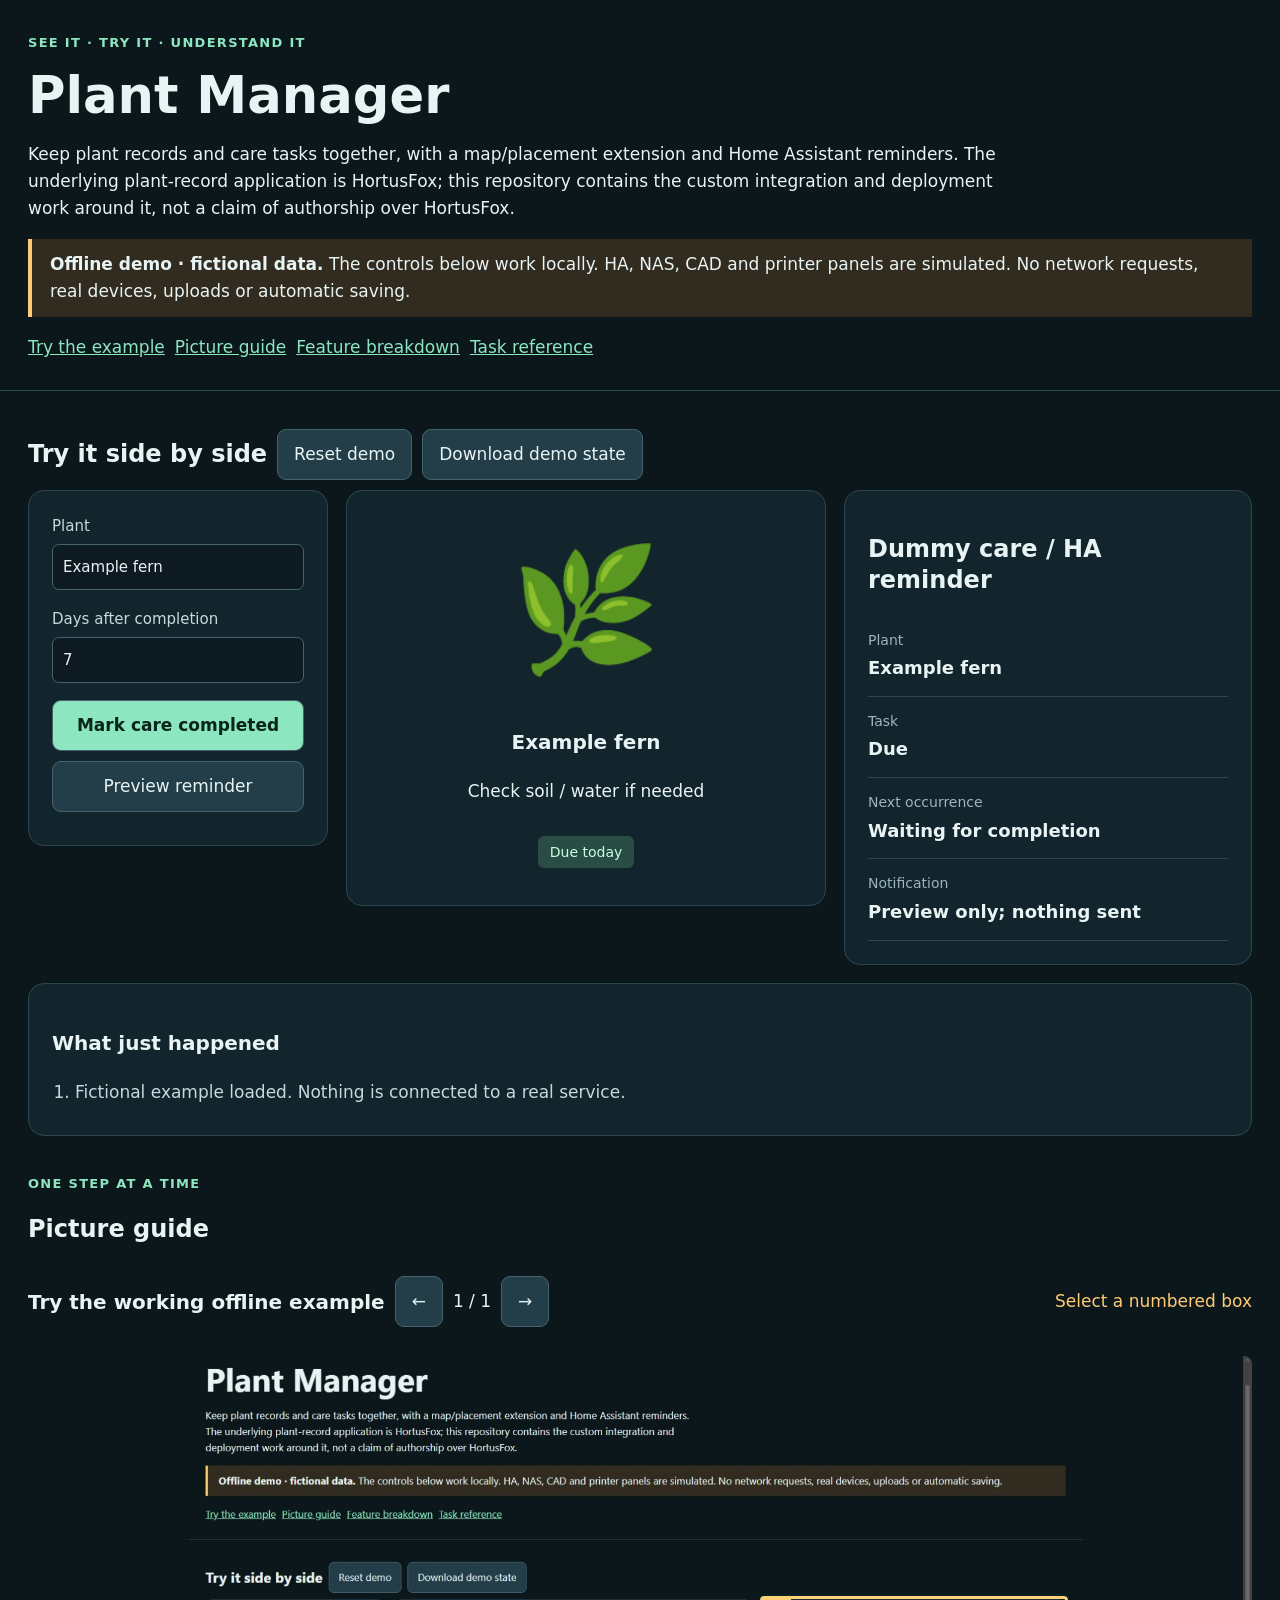
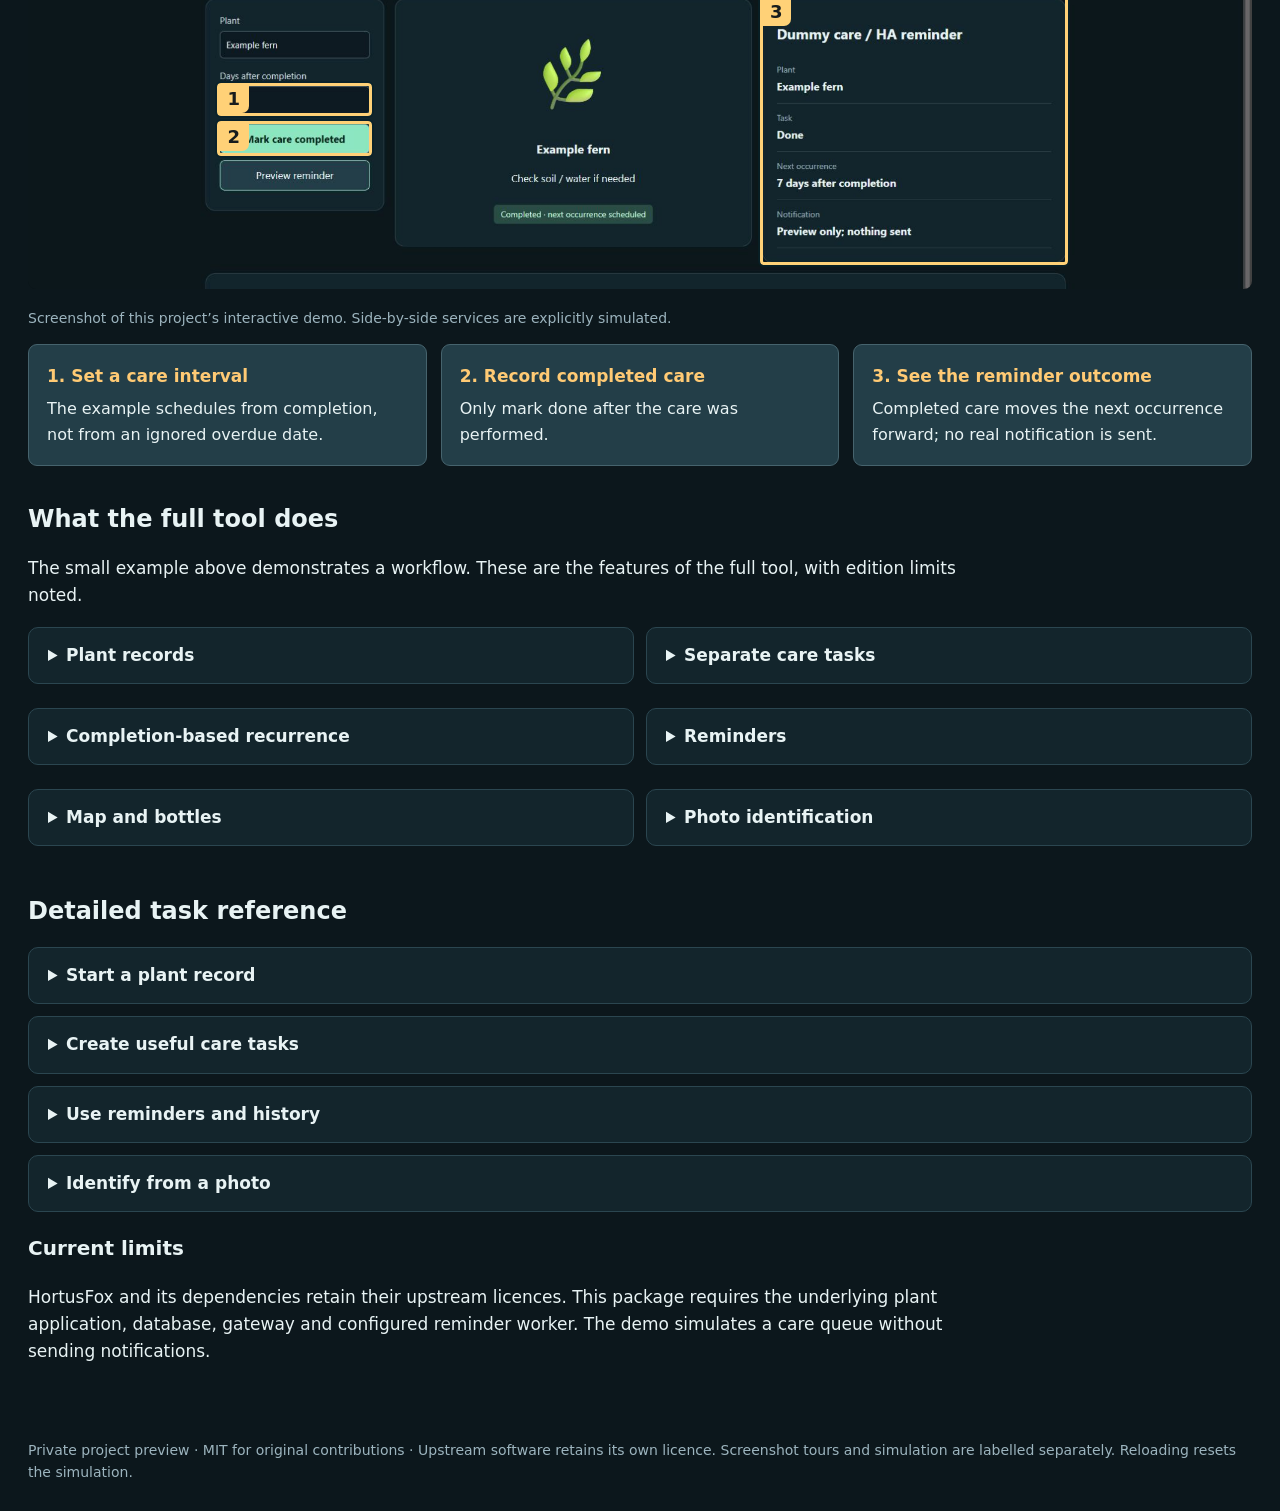
<file: demo.html>
<!doctype html><html lang="en"><head><meta charset="utf-8"><meta name="viewport" content="width=device-width,initial-scale=1"><meta http-equiv="Content-Security-Policy" content="default-src 'none'; script-src 'unsafe-inline'; style-src 'unsafe-inline'; img-src data: blob:; connect-src 'none'; font-src 'none'; object-src 'none'; base-uri 'none'; form-action 'none'"><title>Plant Manager · Interactive demo</title><style>:root{color-scheme:dark;--bg:#0c171c;--panel:#13252c;--ink:#e8f3f4;--muted:#9cb4be;--accent:#8ce6c0;--line:#2b4650;--gold:#ffca74}*{box-sizing:border-box}body{margin:0;background:var(--bg);color:var(--ink);font:17px/1.6 system-ui,sans-serif}header,main,footer{max-width:1500px;margin:auto;padding:28px}header{border-bottom:1px solid var(--line)}h1{font-size:clamp(32px,4vw,54px);line-height:1.1;margin:12px 0}h2{font-size:24px;line-height:1.3}h3{font-size:20px}p{max-width:90ch}a{color:var(--accent)}.eyebrow{color:var(--accent);letter-spacing:.1em;font-size:13px;font-weight:bold}.badge{display:inline-block;background:#294c45;color:#c7ffdf;padding:5px 12px;border-radius:6px;font-size:14px}.notice{border-left:4px solid var(--gold);padding:12px 18px;background:#322c20;max-width:none}.toolbar{display:flex;gap:10px;flex-wrap:wrap;align-items:center}button,input,select{font:inherit}button{background:#233e48;color:var(--ink);border:1px solid #46636d;border-radius:9px;padding:11px 16px;cursor:pointer}button:hover{border-color:var(--accent)}button:focus-visible,input:focus-visible,select:focus-visible{outline:3px solid var(--gold);outline-offset:3px}.primary{background:var(--accent);color:#08241b;font-weight:700}button:disabled{opacity:.5;cursor:not-allowed}label{display:block;font-size:15px;color:#c7d9df;margin:0 0 17px}input:not([type=checkbox]),select{display:block;width:100%;padding:10px;background:#0d1a21;color:var(--ink);border:1px solid #46636d;border-radius:7px;margin-top:6px}input[type=range]{padding:9px 0;accent-color:var(--accent)}.check{display:flex;gap:10px;align-items:center}input[type=checkbox]{width:21px;height:21px;accent-color:var(--accent)}.demo-grid{display:grid;grid-template-columns:300px minmax(300px,1fr) minmax(290px,.85fr);gap:18px;align-items:start}.card{background:var(--panel);border:1px solid var(--line);padding:23px;border-radius:16px;min-width:0}#controls button{display:block;width:100%;margin:10px 0}#controls:empty{display:none}#scene{min-height:320px;text-align:center}#scene svg{width:100%;max-height:470px}.hint,small{color:var(--muted);font-size:14px}dl{margin:0}dl div{padding:13px 0;border-bottom:1px solid var(--line)}dt{font-size:14px;color:var(--muted)}dd{margin:3px 0 0;font-size:18px;font-weight:650}.entity{background:#1c333b;border:1px solid #37505a;padding:14px;margin:10px 0;border-radius:9px;display:grid;gap:5px;text-align:left}.entity span{color:var(--accent)}.events{margin-top:18px}#events{padding-left:23px;margin-bottom:0;color:#c6d7df}#events li{margin:6px 0}.floor{position:relative;height:390px;border:3px solid #77949d;border-radius:12px;overflow:hidden}.room{position:absolute;border:2px solid #78949c;background:#2b4249;padding:12px;font-size:14px;text-align:left}.room small{display:block}.living{inset:0 45% 0 0}.bedroom{inset:0 0 50% 55%}.kitchen{inset:50% 0 0 55%}.device{position:absolute;transform:translate(-50%,-50%);font-size:12px;padding:7px;max-width:125px;touch-action:none;z-index:2;background:#192c36}.device.on{color:#ffe09a;border-color:#eec26b}.device.selected{outline:3px solid var(--accent)}.soundbar{margin:110px 0 20px;border:3px solid #64848e;background:linear-gradient(#293d46,#091116);padding:26px 8px;border-radius:20px;letter-spacing:4px}.soundbar span{display:block;letter-spacing:0;font-size:13px;color:var(--muted)}.speakers{font-size:40px;color:var(--accent)}.tag{display:inline-flex;flex-direction:column;background:#f5edda;color:#142420;padding:20px;border-radius:18px;max-width:270px;margin:20px}.tag svg{width:200px;max-width:100%}.tag.stake:after{content:'';display:block;background:#f5edda;width:30px;height:90px;margin:15px auto -90px;clip-path:polygon(0 0,100% 0,100% 85%,50% 100%,0 85%)}.tag.flag{border-radius:0 40px 40px 0;border-left:16px solid #bcb29b}.chunks{display:flex;flex-wrap:wrap;gap:10px;justify-content:center;padding:45px 0}.chunks span{padding:15px;border:2px solid #7b969c;border-radius:8px}.chunks .received{background:#8ce6c0;color:#0e2821}.sample-part{font-size:130px;color:var(--gold)}.plant{font-size:120px}.lap{background:#0b1c23;margin:9px 0;text-align:left}.lap span{display:block;background:#497961;padding:5px 9px;border-radius:4px;color:white}kbd{color:var(--gold)}.section{margin-top:38px}.picture{position:relative;margin:18px 0;background:#081116;border-radius:8px;overflow:hidden}.picture>img{display:block;width:100%}.marks{position:absolute;inset:0}.mark{position:absolute;border:3px solid #ffd177;outline:2px solid #07222aaa;border-radius:4px;padding:0;background:transparent;min-width:18px;min-height:18px}.mark span{position:absolute;left:-2px;top:-2px;background:#ffd177;color:#171c1d;padding:1px 9px;font-weight:850;font-size:18px;border-radius:0 0 7px 0;line-height:1.5}.mark.active{background:#ffd17726;border-width:5px}.step-list{display:grid;grid-template-columns:repeat(3,1fr);gap:14px}.step{display:grid;text-align:left;gap:6px;padding:18px}.step b{color:var(--gold)}.step span{font-size:16px}.step.active{background:#31594c;border-color:var(--accent)}.features{display:grid;grid-template-columns:repeat(2,1fr);gap:12px}details{border:1px solid var(--line);background:#13252c;border-radius:10px;padding:14px 19px;margin-bottom:12px}summary{font-weight:700;cursor:pointer}details li{padding:6px 0}footer{color:var(--muted);font-size:14px}#constraint{color:var(--gold)}.tour-layout{max-width:1400px}.print-title{font-size:24px;margin:0}.caption{color:var(--muted);font-size:14px}.step-status{margin-left:auto;color:var(--gold)}@media(max-width:1050px){.demo-grid{grid-template-columns:1fr 1fr}#controls{grid-column:1/-1;display:grid;grid-template-columns:1fr 1fr;gap:8px 20px}.card{padding:17px}.step-list{grid-template-columns:1fr}}@media(max-width:650px){header,main,footer{padding:18px}.demo-grid,.features{grid-template-columns:1fr}#controls{display:block}.floor{height:340px}.mark{border-width:2px}.mark span{font-size:12px;padding:0 5px}.notice{font-size:14px}}@media print{body{background:white;color:black}button{color:black}header,.notice,.toolbar,#interactive{display:none}.card,details{background:white;color:black}.mark{border-color:#c56c00}.mark span{background:#ffc560;color:black}}
</style></head><body><header><span class="eyebrow">SEE IT · TRY IT · UNDERSTAND IT</span><h1 id="title"></h1><p id="intro"></p><p class="notice"><strong>Offline demo · fictional data.</strong> The controls below work locally. HA, NAS, CAD and printer panels are simulated. No network requests, real devices, uploads or automatic saving.</p><nav class="toolbar"><a href="#interactive">Try the example</a><a href="#walkthrough">Picture guide</a><a href="#features">Feature breakdown</a><a href="#reference">Task reference</a></nav></header><main><section id="interactive"><div class="toolbar"><h2>Try it side by side</h2><button id="reset">Reset demo</button><button id="download">Download demo state</button></div><div class="demo-grid"><div class="card" id="controls"></div><div class="card" id="scene"></div><div class="card" id="result" aria-live="polite"></div></div><div class="card events"><h3>What just happened</h3><ol id="events" aria-live="polite"></ol></div></section><section id="walkthrough" class="section"><p class="eyebrow">ONE STEP AT A TIME</p><h2>Picture guide</h2><div id="tour"><div class="toolbar"><h3 id="tourTitle"></h3><button id="prev" aria-label="Previous screenshot">←</button><span id="slideCount"></span><button id="next" aria-label="Next screenshot">→</button><span id="stepStatus" class="step-status">Select a numbered box</span></div><div class="picture"><img id="tourImage" alt=""><div id="marks" class="marks"></div></div><p id="tourCaption" class="caption"></p><div id="stepList" class="step-list"></div></div></section><section id="features" class="section"><h2>What the full tool does</h2><p>The small example above demonstrates a workflow. These are the features of the full tool, with edition limits noted.</p><div id="featureList" class="features"></div></section><section id="reference" class="section"><h2>Detailed task reference</h2><div id="guideText"></div><h3>Current limits</h3><p id="limits"></p></section></main><footer>Private project preview · MIT for original contributions · Upstream software retains its own licence. Screenshot tours and simulation are labelled separately. Reloading resets the simulation.</footer><script>const DATA={"slug": "plant-manager", "title": "Plant Manager", "summary": "Keep plant records and care tasks together, with a map/placement extension and Home Assistant reminders. The underlying plant-record application is HortusFox; this repository contains the custom integration and deployment work around it, not a claim of authorship over HortusFox.", "features": [["Plant records", "Organise names, photos, locations and notes in the underlying plant application.", "Hosted care workflow"], ["Separate care tasks", "Track watering, fertilising and other tasks with their own dates/recurrence.", "Hosted care workflow"], ["Completion-based recurrence", "The custom worker schedules the next occurrence after processing completion.", "Hosted care workflow"], ["Reminders", "Send due/overdue summaries through a configured HA mobile notification target.", "Hosted care workflow"], ["Map and bottles", "Use the hosted plant-map extension alongside care records.", "Hosted care workflow"], ["Photo identification", "Optional connected Pl@ntNet recognition sends the selected photo to that service.", "Hosted care workflow"]], "workflows": [["Start a plant record", ["Choose Add Plant and enter a useful name and location. Add a clear photo and notes that help distinguish it from similar plants.", "Keep identification uncertainty explicit. A probable identification should not silently become a confirmed species.", "Use Search or Locations to return to the plant; the map is a placement aid rather than a replacement for its care record."]], ["Create useful care tasks", ["Open Tasks and Create new. Give the task a clear action, description and due date. Associate it with the relevant plant through the task/plant controls.", "Keep watering and fertiliser schedules separate. Set recurrence only when appropriate for that task.", "After checking the plant and performing the care, mark the task done. The custom recurrence worker advances from processing completion; overdue work stays due until completed."]], ["Use reminders and history", ["Review the due/overdue list before acting. A notification is a prompt to inspect conditions, not an instruction to water dry and wet pots alike.", "Open the plant history or completed-task list to check what was actually recorded.", "If recurrence/reminders stop, inspect the custom worker and HA connection. Do not also enable an independent recurrence cron that advances tasks regardless of completion."]], ["Identify from a photo", ["Use the identification/quick-scan control and choose a clear photo only if you intend to send it to the configured recognition service.", "Compare the candidates with visible plant characteristics; keep uncertainty in the record.", "Recognition credentials belong in the protected application configuration, not in an exported project or public issue."]]], "limits": "HortusFox and its dependencies retain their upstream licences. This package requires the underlying plant application, database, gateway and configured reminder worker. The demo simulates a care queue without sending notifications."};const FIGURES=[{"boxes": [{"h": 54, "selector": "#interval", "text": "The example schedules from completion, not from an ignored overdue date.", "title": "Set a care interval", "w": 260, "x": 318, "y": 550.515625}, {"h": 59.1875, "selector": "#complete", "text": "Only mark done after the care was performed.", "title": "Record completed care", "w": 260, "x": 318, "y": 613.515625}, {"h": 451.75, "selector": "#result", "text": "Completed care moves the next occurrence forward; no real notification is sent.", "title": "See the reminder outcome", "w": 517.078125, "x": 1228.90625, "y": 403.515625}], "height": 1408, "width": 2055, "key": "simulation", "title": "Try the working offline example", "caption": "Screenshot of this project’s interactive demo. Side-by-side services are explicitly simulated.", "image": "[data-uri]", "cropHeight": 896.265625}];</script><script></script><script>const $=s=>document.querySelector(s), esc=s=>String(s).replace(/[&<>"']/g,c=>({'&':'&amp;','<':'&lt;','>':'&gt;','"':'&quot;',"'":'&#39;'}[c]));
let events=[],state={},undo=[];const kind=DATA.slug;
function log(s){events.unshift(s);events=events.slice(0,8);$('#events').innerHTML=events.map(x=>'<li>'+esc(x)+'</li>').join('');}
function bind(id,fn,event='click'){document.getElementById(id)?.addEventListener(event,fn)}
function field(id,label,type,value,extra=''){return `<label>${label}<input id="${id}" type="${type}" value="${esc(value)}" ${extra}></label>`}
function select(id,label,items,value){return `<label>${label}<select id="${id}">${items.map(x=>`<option ${x===value?'selected':''}>${esc(x)}</option>`).join('')}</select></label>`}
function button(id,label,primary=false){return `<button id="${id}" class="${primary?'primary':''}">${label}</button>`}
function check(id,label){return `<label class="check"><input id="${id}" type="checkbox"> ${label}</label>`}
function panel(title,body){return `<h2>${title}</h2>${body}`}
function output(title,rows){$('#result').innerHTML=panel(title,'<dl>'+rows.map(([a,b])=>`<div><dt>${esc(a)}</dt><dd>${esc(b)}</dd></div>`).join('')+'</dl>');}
function numeric(id){return Number(document.getElementById(id).value)}
function demoExport(){const body=JSON.stringify({demo:true,project:DATA.title,warning:'Fictional demo state; not a production configuration',state},null,2),a=document.createElement('a');a.href=URL.createObjectURL(new Blob([body],{type:'application/json'}));a.download=DATA.slug+'-demo.json';a.click();setTimeout(()=>URL.revokeObjectURL(a.href),1000);log('Downloaded fictional demo state as JSON.');}
function setup(){events=[];state={};undo=[];$('#controls').innerHTML='';$('#scene').innerHTML='';$('#result').innerHTML='';$('#events').innerHTML='';plants();log('Fictional example loaded. Nothing is connected to a real service.');}
function plants(){state={plant:'Example fern',task:'Check soil / water if needed',interval:7,done:false};$('#controls').innerHTML=field('plantName','Plant','text',state.plant)+field('interval','Days after completion','number',7,'min="1" max="365"')+button('complete','Mark care completed',true)+button('remind','Preview reminder');function draw(){$('#scene').innerHTML='<div class="plant">🌿</div><h3>'+esc(state.plant)+'</h3><p>'+state.task+'</p><p class="badge">'+(state.done?'Completed · next occurrence scheduled':'Due today')+'</p>';output('Dummy care / HA reminder',[['Plant',state.plant],['Task',state.done?'Done':'Due'],['Next occurrence',state.done?state.interval+' days after completion':'Waiting for completion'],['Notification','Preview only; nothing sent']]);}bind('complete',()=>{const n=numeric('interval');if(n<1||n>365){log('Choose 1–365 days.');return}state.plant=$('#plantName').value;state.interval=n;state.done=true;draw();log('Care completed; next occurrence scheduled from completion.');});bind('remind',()=>log(state.done?'No due task: dummy reminder stays quiet.':'Reminder preview: check the example fern. Nothing was sent.'));draw();}
$('#title').textContent=DATA.title;$('#intro').textContent=DATA.summary;$('#featureList').innerHTML=DATA.features.map(([a,b,c])=>`<details><summary>${esc(a)}</summary><p>${esc(b)}</p><small>${esc(c)}</small></details>`).join('');
$('#guideText').innerHTML=DATA.workflows.map(([t,steps])=>`<details><summary>${esc(t)}</summary><ol>${steps.map(s=>'<li>'+esc(s)+'</li>').join('')}</ol></details>`).join('');
$('#limits').textContent=DATA.limits;$('#reset').onclick=setup;$('#download').onclick=demoExport;
let currentSlide=0;function showSlide(){const f=FIGURES[currentSlide];if(!f){$('#tour').innerHTML='<p>The interactive example above is ready. Annotated screenshots are being prepared.</p>';return}$('#tourTitle').textContent=f.title;$('#tourImage').src=f.image;$('#tourImage').alt=f.caption;const fh=f.cropHeight||f.height;const pic=$('#tourImage').parentElement;pic.style.aspectRatio=f.width+'/'+fh;$('#tourImage').style.position='absolute';$('#tourImage').style.top='0';$('#tourCaption').textContent=f.caption;$('#marks').innerHTML=f.boxes.map((b,i)=>`<button class="mark" data-step="${i}" style="left:${b.x/f.width*100}%;top:${b.y/fh*100}%;width:${b.w/f.width*100}%;height:${b.h/fh*100}%" aria-label="Step ${i+1}: ${esc(b.title)}"><span>${i+1}</span></button>`).join('');$('#stepList').innerHTML=f.boxes.map((b,i)=>`<button class="step" data-step="${i}"><b>${i+1}. ${esc(b.title)}</b><span>${esc(b.text)}</span></button>`).join('');document.querySelectorAll('[data-step]').forEach(b=>b.onclick=()=>{document.querySelectorAll('[data-step]').forEach(x=>x.classList.toggle('active',x.dataset.step===b.dataset.step));$('#stepStatus').textContent='Step '+(+b.dataset.step+1)+' of '+f.boxes.length;});$('#slideCount').textContent=(currentSlide+1)+' / '+FIGURES.length;}
$('#prev').onclick=()=>{currentSlide=(currentSlide-1+FIGURES.length)%FIGURES.length;showSlide()};$('#next').onclick=()=>{currentSlide=(currentSlide+1)%FIGURES.length;showSlide()};
setup();showSlide();
</script></body></html>
</file>
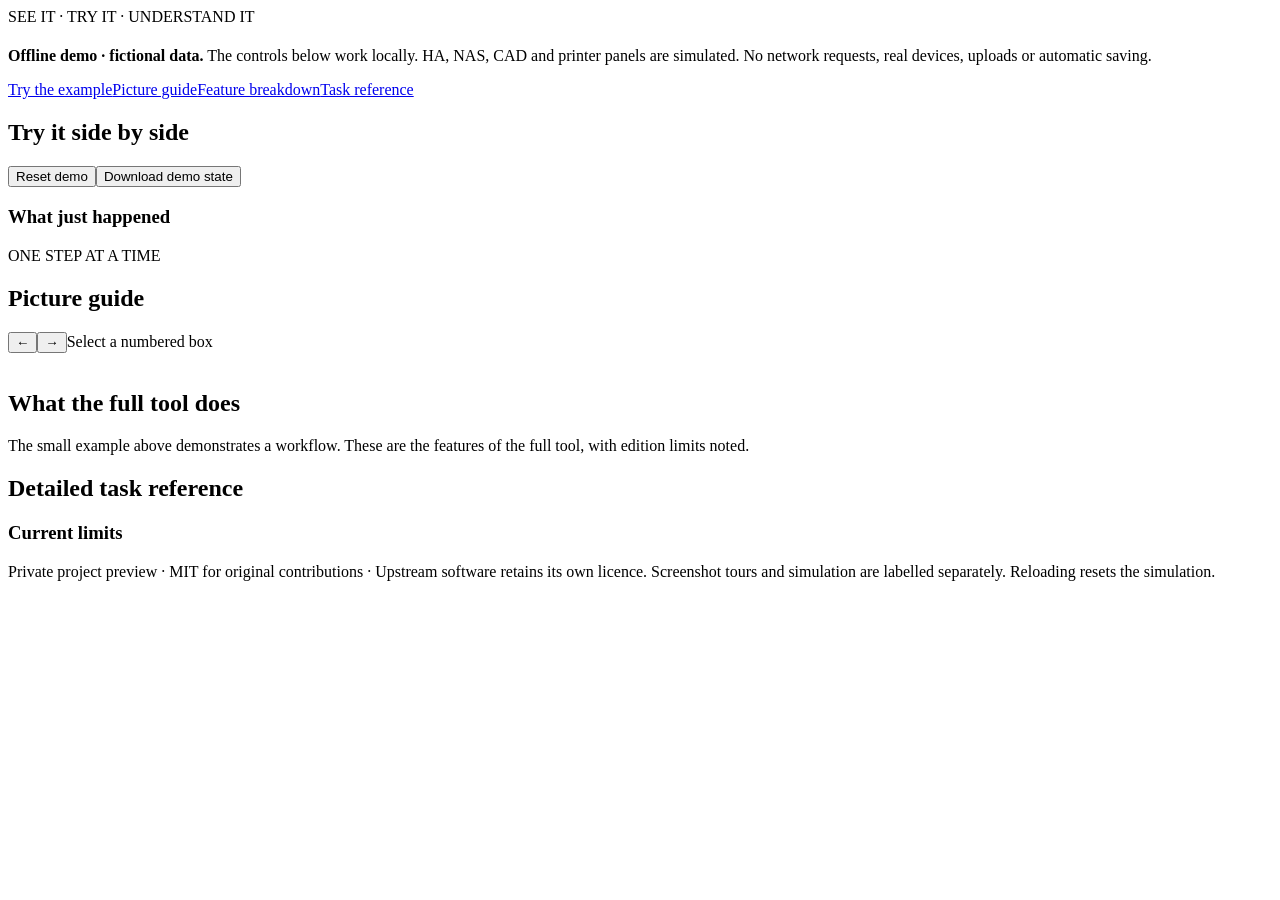
<file: demo-source/template.html>
<!doctype html><html lang="en"><head><meta charset="utf-8"><meta name="viewport" content="width=device-width,initial-scale=1"><meta http-equiv="Content-Security-Policy" content="default-src 'none'; script-src 'unsafe-inline'; style-src 'unsafe-inline'; img-src data: blob:; connect-src 'none'; font-src 'none'; object-src 'none'; base-uri 'none'; form-action 'none'"><title>__TITLE__ · Interactive demo</title><style>__CSS__</style></head><body><header><span class="eyebrow">SEE IT · TRY IT · UNDERSTAND IT</span><h1 id="title"></h1><p id="intro"></p><p class="notice"><strong>Offline demo · fictional data.</strong> The controls below work locally. HA, NAS, CAD and printer panels are simulated. No network requests, real devices, uploads or automatic saving.</p><nav class="toolbar"><a href="#interactive">Try the example</a><a href="#walkthrough">Picture guide</a><a href="#features">Feature breakdown</a><a href="#reference">Task reference</a></nav></header><main><section id="interactive"><div class="toolbar"><h2>Try it side by side</h2><button id="reset">Reset demo</button><button id="download">Download demo state</button></div><div class="demo-grid"><div class="card" id="controls"></div><div class="card" id="scene"></div><div class="card" id="result" aria-live="polite"></div></div><div class="card events"><h3>What just happened</h3><ol id="events" aria-live="polite"></ol></div></section><section id="walkthrough" class="section"><p class="eyebrow">ONE STEP AT A TIME</p><h2>Picture guide</h2><div id="tour"><div class="toolbar"><h3 id="tourTitle"></h3><button id="prev" aria-label="Previous screenshot">←</button><span id="slideCount"></span><button id="next" aria-label="Next screenshot">→</button><span id="stepStatus" class="step-status">Select a numbered box</span></div><div class="picture"><img id="tourImage" alt=""><div id="marks" class="marks"></div></div><p id="tourCaption" class="caption"></p><div id="stepList" class="step-list"></div></div></section><section id="features" class="section"><h2>What the full tool does</h2><p>The small example above demonstrates a workflow. These are the features of the full tool, with edition limits noted.</p><div id="featureList" class="features"></div></section><section id="reference" class="section"><h2>Detailed task reference</h2><div id="guideText"></div><h3>Current limits</h3><p id="limits"></p></section></main><footer>Private project preview · MIT for original contributions · Upstream software retains its own licence. Screenshot tours and simulation are labelled separately. Reloading resets the simulation.</footer><script>__DATA__</script><script>__QR__</script><script>__JS__</script></body></html>
</file>
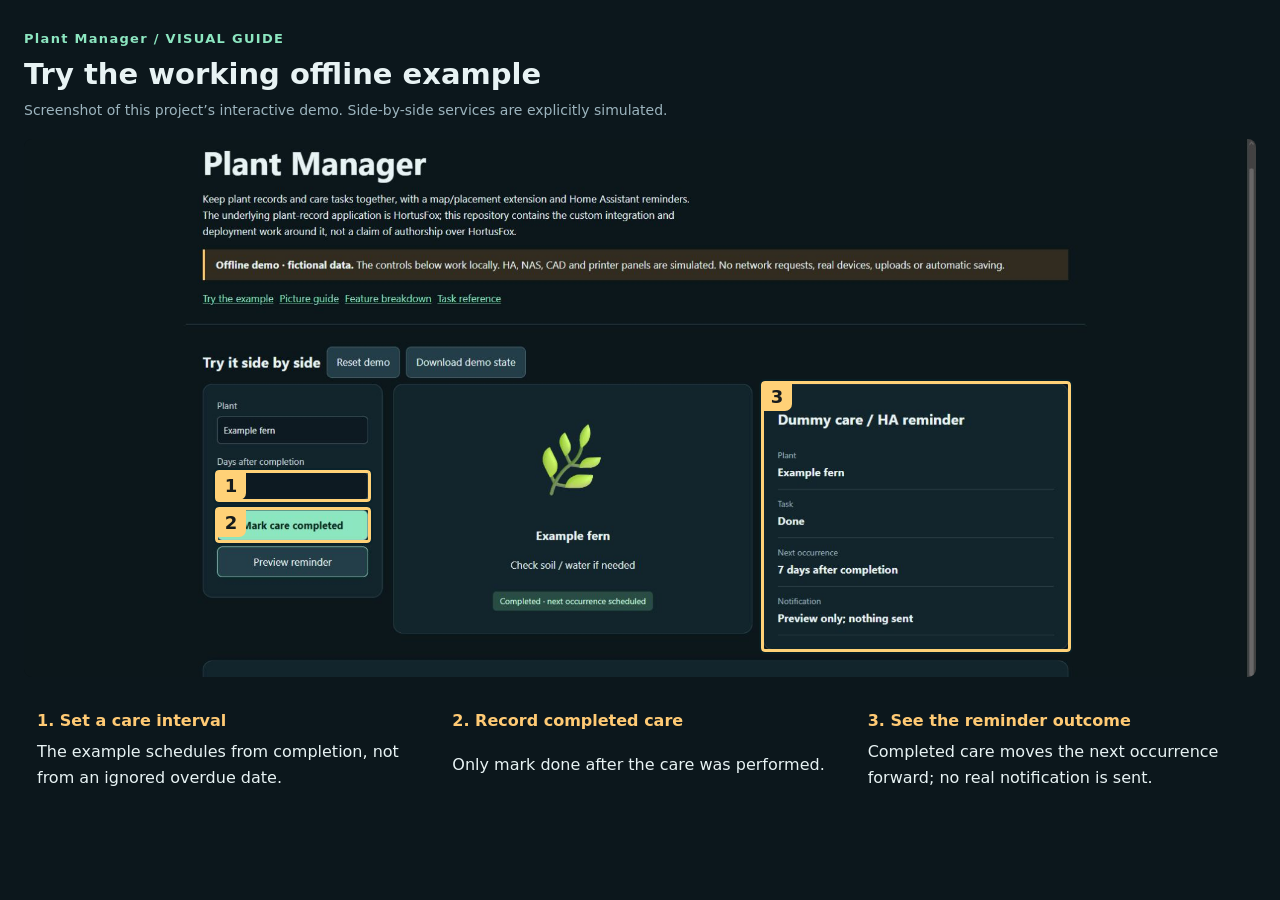
<file: docs/figure-1.html>
<!doctype html><html lang="en"><meta charset="utf-8"><meta name="viewport" content="width=device-width,initial-scale=1"><title>Plant Manager · visual step 1</title><style>:root{color-scheme:dark;--bg:#0c171c;--panel:#13252c;--ink:#e8f3f4;--muted:#9cb4be;--accent:#8ce6c0;--line:#2b4650;--gold:#ffca74}*{box-sizing:border-box}body{margin:0;background:var(--bg);color:var(--ink);font:17px/1.6 system-ui,sans-serif}header,main,footer{max-width:1500px;margin:auto;padding:28px}header{border-bottom:1px solid var(--line)}h1{font-size:clamp(32px,4vw,54px);line-height:1.1;margin:12px 0}h2{font-size:24px;line-height:1.3}h3{font-size:20px}p{max-width:90ch}a{color:var(--accent)}.eyebrow{color:var(--accent);letter-spacing:.1em;font-size:13px;font-weight:bold}.badge{display:inline-block;background:#294c45;color:#c7ffdf;padding:5px 12px;border-radius:6px;font-size:14px}.notice{border-left:4px solid var(--gold);padding:12px 18px;background:#322c20;max-width:none}.toolbar{display:flex;gap:10px;flex-wrap:wrap;align-items:center}button,input,select{font:inherit}button{background:#233e48;color:var(--ink);border:1px solid #46636d;border-radius:9px;padding:11px 16px;cursor:pointer}button:hover{border-color:var(--accent)}button:focus-visible,input:focus-visible,select:focus-visible{outline:3px solid var(--gold);outline-offset:3px}.primary{background:var(--accent);color:#08241b;font-weight:700}button:disabled{opacity:.5;cursor:not-allowed}label{display:block;font-size:15px;color:#c7d9df;margin:0 0 17px}input:not([type=checkbox]),select{display:block;width:100%;padding:10px;background:#0d1a21;color:var(--ink);border:1px solid #46636d;border-radius:7px;margin-top:6px}input[type=range]{padding:9px 0;accent-color:var(--accent)}.check{display:flex;gap:10px;align-items:center}input[type=checkbox]{width:21px;height:21px;accent-color:var(--accent)}.demo-grid{display:grid;grid-template-columns:300px minmax(300px,1fr) minmax(290px,.85fr);gap:18px;align-items:start}.card{background:var(--panel);border:1px solid var(--line);padding:23px;border-radius:16px;min-width:0}#controls button{display:block;width:100%;margin:10px 0}#controls:empty{display:none}#scene{min-height:320px;text-align:center}#scene svg{width:100%;max-height:470px}.hint,small{color:var(--muted);font-size:14px}dl{margin:0}dl div{padding:13px 0;border-bottom:1px solid var(--line)}dt{font-size:14px;color:var(--muted)}dd{margin:3px 0 0;font-size:18px;font-weight:650}.entity{background:#1c333b;border:1px solid #37505a;padding:14px;margin:10px 0;border-radius:9px;display:grid;gap:5px;text-align:left}.entity span{color:var(--accent)}.events{margin-top:18px}#events{padding-left:23px;margin-bottom:0;color:#c6d7df}#events li{margin:6px 0}.floor{position:relative;height:390px;border:3px solid #77949d;border-radius:12px;overflow:hidden}.room{position:absolute;border:2px solid #78949c;background:#2b4249;padding:12px;font-size:14px;text-align:left}.room small{display:block}.living{inset:0 45% 0 0}.bedroom{inset:0 0 50% 55%}.kitchen{inset:50% 0 0 55%}.device{position:absolute;transform:translate(-50%,-50%);font-size:12px;padding:7px;max-width:125px;touch-action:none;z-index:2;background:#192c36}.device.on{color:#ffe09a;border-color:#eec26b}.device.selected{outline:3px solid var(--accent)}.soundbar{margin:110px 0 20px;border:3px solid #64848e;background:linear-gradient(#293d46,#091116);padding:26px 8px;border-radius:20px;letter-spacing:4px}.soundbar span{display:block;letter-spacing:0;font-size:13px;color:var(--muted)}.speakers{font-size:40px;color:var(--accent)}.tag{display:inline-flex;flex-direction:column;background:#f5edda;color:#142420;padding:20px;border-radius:18px;max-width:270px;margin:20px}.tag svg{width:200px;max-width:100%}.tag.stake:after{content:'';display:block;background:#f5edda;width:30px;height:90px;margin:15px auto -90px;clip-path:polygon(0 0,100% 0,100% 85%,50% 100%,0 85%)}.tag.flag{border-radius:0 40px 40px 0;border-left:16px solid #bcb29b}.chunks{display:flex;flex-wrap:wrap;gap:10px;justify-content:center;padding:45px 0}.chunks span{padding:15px;border:2px solid #7b969c;border-radius:8px}.chunks .received{background:#8ce6c0;color:#0e2821}.sample-part{font-size:130px;color:var(--gold)}.plant{font-size:120px}.lap{background:#0b1c23;margin:9px 0;text-align:left}.lap span{display:block;background:#497961;padding:5px 9px;border-radius:4px;color:white}kbd{color:var(--gold)}.section{margin-top:38px}.picture{position:relative;margin:18px 0;background:#081116;border-radius:8px;overflow:hidden}.picture>img{display:block;width:100%}.marks{position:absolute;inset:0}.mark{position:absolute;border:3px solid #ffd177;outline:2px solid #07222aaa;border-radius:4px;padding:0;background:transparent;min-width:18px;min-height:18px}.mark span{position:absolute;left:-2px;top:-2px;background:#ffd177;color:#171c1d;padding:1px 9px;font-weight:850;font-size:18px;border-radius:0 0 7px 0;line-height:1.5}.mark.active{background:#ffd17726;border-width:5px}.step-list{display:grid;grid-template-columns:repeat(3,1fr);gap:14px}.step{display:grid;text-align:left;gap:6px;padding:18px}.step b{color:var(--gold)}.step span{font-size:16px}.step.active{background:#31594c;border-color:var(--accent)}.features{display:grid;grid-template-columns:repeat(2,1fr);gap:12px}details{border:1px solid var(--line);background:#13252c;border-radius:10px;padding:14px 19px;margin-bottom:12px}summary{font-weight:700;cursor:pointer}details li{padding:6px 0}footer{color:var(--muted);font-size:14px}#constraint{color:var(--gold)}.tour-layout{max-width:1400px}.print-title{font-size:24px;margin:0}.caption{color:var(--muted);font-size:14px}.step-status{margin-left:auto;color:var(--gold)}@media(max-width:1050px){.demo-grid{grid-template-columns:1fr 1fr}#controls{grid-column:1/-1;display:grid;grid-template-columns:1fr 1fr;gap:8px 20px}.card{padding:17px}.step-list{grid-template-columns:1fr}}@media(max-width:650px){header,main,footer{padding:18px}.demo-grid,.features{grid-template-columns:1fr}#controls{display:block}.floor{height:340px}.mark{border-width:2px}.mark span{font-size:12px;padding:0 5px}.notice{font-size:14px}}@media print{body{background:white;color:black}button{color:black}header,.notice,.toolbar,#interactive{display:none}.card,details{background:white;color:black}.mark{border-color:#c56c00}.mark span{background:#ffc560;color:black}}
body{padding:24px}main{padding:0;max-width:1420px}.picture{max-width:1420px}.step-list{grid-template-columns:repeat(3,1fr)}.step{font-size:16px;padding:13px}h1{font-size:29px;margin:8px 0}.caption{margin:5px 0}</style><main><span class="eyebrow">Plant Manager / VISUAL GUIDE</span><h1>Try the working offline example</h1><p class="caption">Screenshot of this project’s interactive demo. Side-by-side services are explicitly simulated.</p><div class="picture" style="aspect-ratio:2055/896.265625"><img style="position:absolute;top:0;left:0;width:100%" src="[data-uri]" alt="Plant Manager screenshot"><div class="marks"><div class="mark" style="left:15.474452554744525%;top:61.423266679451196%;width:12.652068126520682%;height:6.024999564163805%"><span>1</span></div><div class="mark" style="left:15.474452554744525%;top:68.45243283764229%;width:12.652068126520682%;height:6.60379003155454%"><span>2</span></div><div class="mark" style="left:59.8007907542579%;top:45.02187897700528%;width:25.161952554744527%;height:50.403584316870344%"><span>3</span></div></div></div><div class="step-list"><div class="step"><b>1. Set a care interval</b><span>The example schedules from completion, not from an ignored overdue date.</span></div><div class="step"><b>2. Record completed care</b><span>Only mark done after the care was performed.</span></div><div class="step"><b>3. See the reminder outcome</b><span>Completed care moves the next occurrence forward; no real notification is sent.</span></div></div></main></html>
</file>
